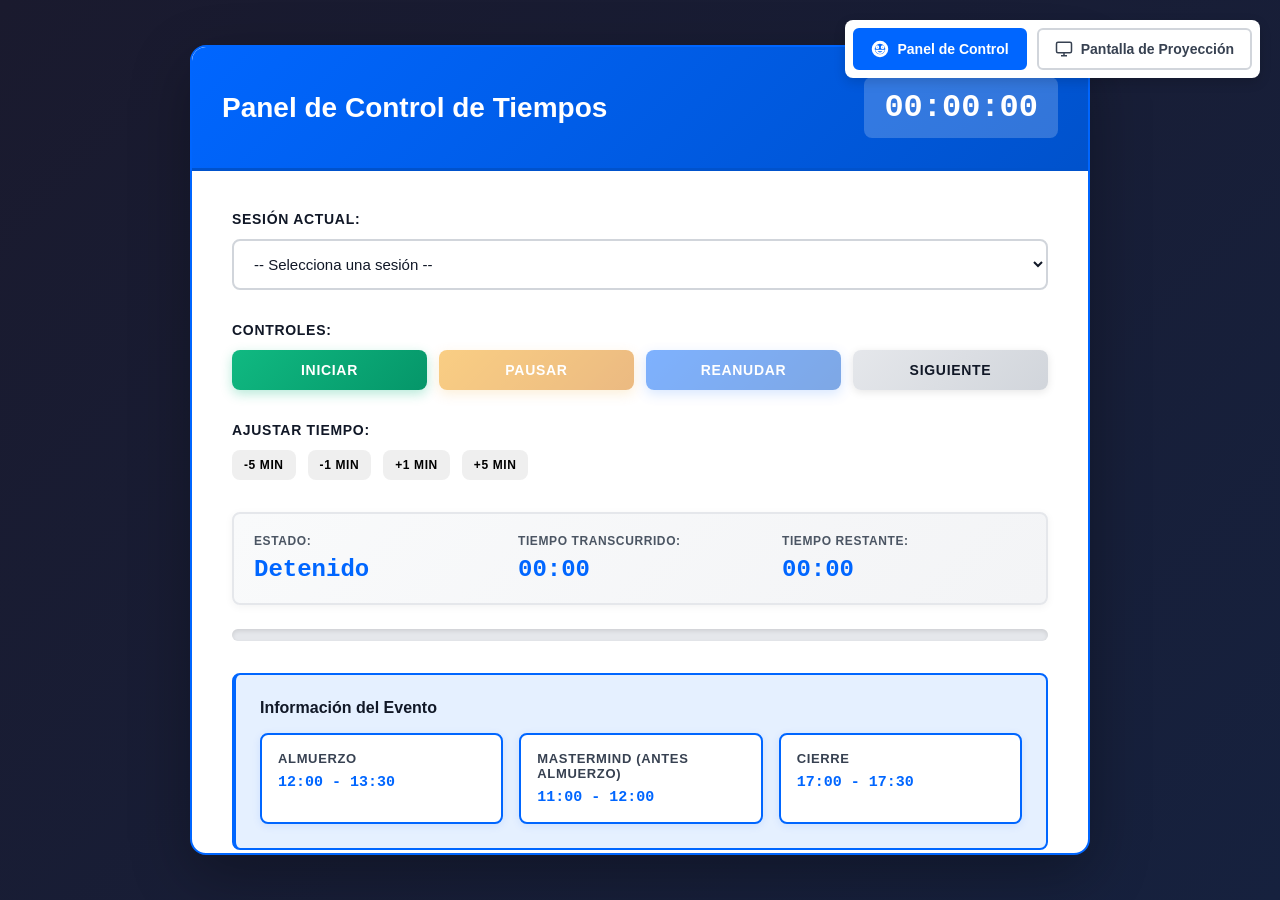
<file: index.html>
<!DOCTYPE html>
<html lang="es">
<head>
    <meta charset="UTF-8">
    <meta name="viewport" content="width=device-width, initial-scale=1.0">
    <title>Panel de Control de Tiempos</title>
    <script>
        // Redirigir a timer.html
        window.location.href = '/timer.html';
    </script>
</head>
<body>
    <p>Redirigiendo al Panel de Control de Tiempos...</p>
</body>
</html>
</file>
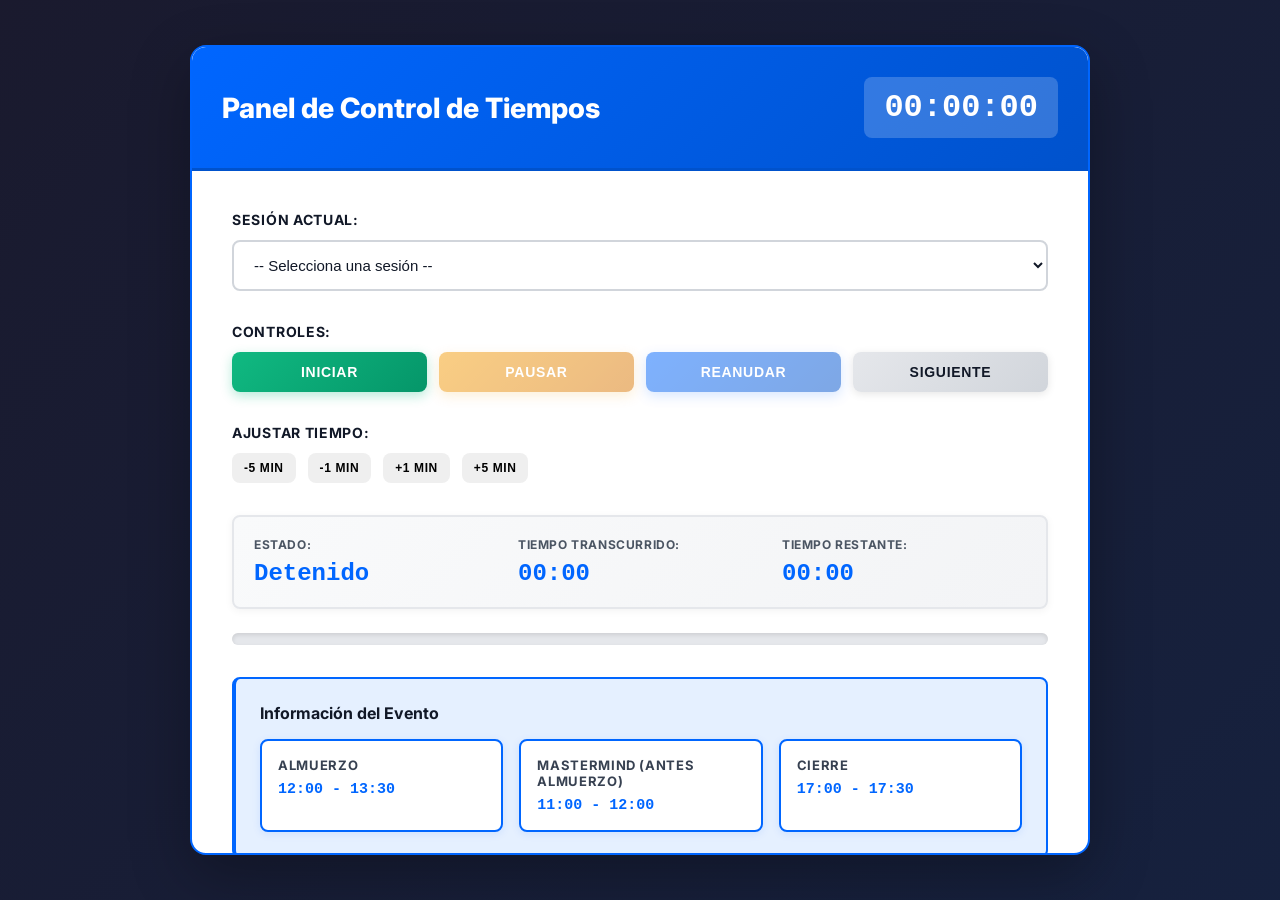
<file: control.html>
<!DOCTYPE html>
<html lang="es">
<head>
    <meta charset="UTF-8">
    <meta name="viewport" content="width=device-width, initial-scale=1.0">
    <title>Panel de Control - Timer</title>
    <link rel="preconnect" href="https://fonts.googleapis.com">
    <link rel="preconnect" href="https://fonts.gstatic.com" crossorigin>
    <link href="https://fonts.googleapis.com/css2?family=Inter:wght@300;400;500;600;700;800;900&display=swap" rel="stylesheet">
    <link rel="stylesheet" href="timer-styles.css">
</head>
<body>
    <!-- VISTA: PANEL DE CONTROL -->
    <div id="control-view" class="view active">
        <div class="control-container">
            <div class="control-header">
                <h1>Panel de Control de Tiempos</h1>
                <div class="current-time" id="currentTime">00:00:00</div>
            </div>

            <div class="control-content">
                <!-- Selector de Sesión -->
                <div class="control-section">
                    <label for="sessionSelect">Sesión Actual:</label>
                    <select id="sessionSelect" class="session-select">
                        <option value="">-- Selecciona una sesión --</option>
                    </select>
                </div>

                <!-- Información de la Sesión -->
                <div class="session-info" id="sessionInfo" style="display: none;">
                    <div class="info-row">
                        <span class="label">Título:</span>
                        <span class="value" id="sessionTitle">-</span>
                    </div>
                    <div class="info-row">
                        <span class="label">Presentador:</span>
                        <span class="value" id="sessionPresenter">-</span>
                    </div>
                    <div class="info-row">
                        <span class="label">Hora Inicio:</span>
                        <span class="value" id="sessionStart">-</span>
                    </div>
                    <div class="info-row">
                        <span class="label">Hora Fin:</span>
                        <span class="value" id="sessionEnd">-</span>
                    </div>
                    <div class="info-row">
                        <span class="label">Duración:</span>
                        <span class="value" id="sessionDuration">-</span>
                    </div>
                </div>

                <!-- Controles de Tiempo -->
                <div class="control-section">
                    <label>Controles:</label>
                    <div class="button-group">
                        <button id="startBtn" class="btn btn-success">Iniciar</button>
                        <button id="pauseBtn" class="btn btn-warning" disabled>Pausar</button>
                        <button id="resumeBtn" class="btn btn-info" disabled>Reanudar</button>
                        <button id="nextBtn" class="btn btn-secondary">Siguiente</button>
                    </div>
                </div>

                <!-- Ajuste Manual de Tiempo -->
                <div class="control-section">
                    <label>Ajustar Tiempo:</label>
                    <div class="time-adjust-group">
                        <button id="minus5Btn" class="btn btn-small">-5 min</button>
                        <button id="minus1Btn" class="btn btn-small">-1 min</button>
                        <button id="plus1Btn" class="btn btn-small">+1 min</button>
                        <button id="plus5Btn" class="btn btn-small">+5 min</button>
                    </div>
                </div>

                <!-- Estado del Temporizador -->
                <div class="timer-status">
                    <div class="status-item">
                        <span class="status-label">Estado:</span>
                        <span class="status-value" id="timerStatus">Detenido</span>
                    </div>
                    <div class="status-item">
                        <span class="status-label">Tiempo Transcurrido:</span>
                        <span class="status-value" id="elapsedTime">00:00</span>
                    </div>
                    <div class="status-item">
                        <span class="status-label">Tiempo Restante:</span>
                        <span class="status-value" id="remainingTime">00:00</span>
                    </div>
                </div>

                <!-- Indicador Visual -->
                <div class="progress-bar-container">
                    <div class="progress-bar" id="progressBar"></div>
                </div>

                <!-- Información Adicional -->
                <div class="additional-info">
                    <h3>Información del Evento</h3>
                    <div class="info-grid">
                        <div class="info-card">
                            <span class="info-title">Almuerzo</span>
                            <span class="info-time">12:00 - 13:30</span>
                        </div>
                        <div class="info-card">
                            <span class="info-title">Mastermind (antes almuerzo)</span>
                            <span class="info-time">11:00 - 12:00</span>
                        </div>
                        <div class="info-card">
                            <span class="info-title">Cierre</span>
                            <span class="info-time">17:00 - 17:30</span>
                        </div>
                    </div>
                </div>
            </div>
        </div>
    </div>

    <!-- Scripts -->
    <script src="agenda.js"></script>
    <script src="timer-control.js"></script>
    <script src="timer-main.js"></script>
</body>
</html>
</file>
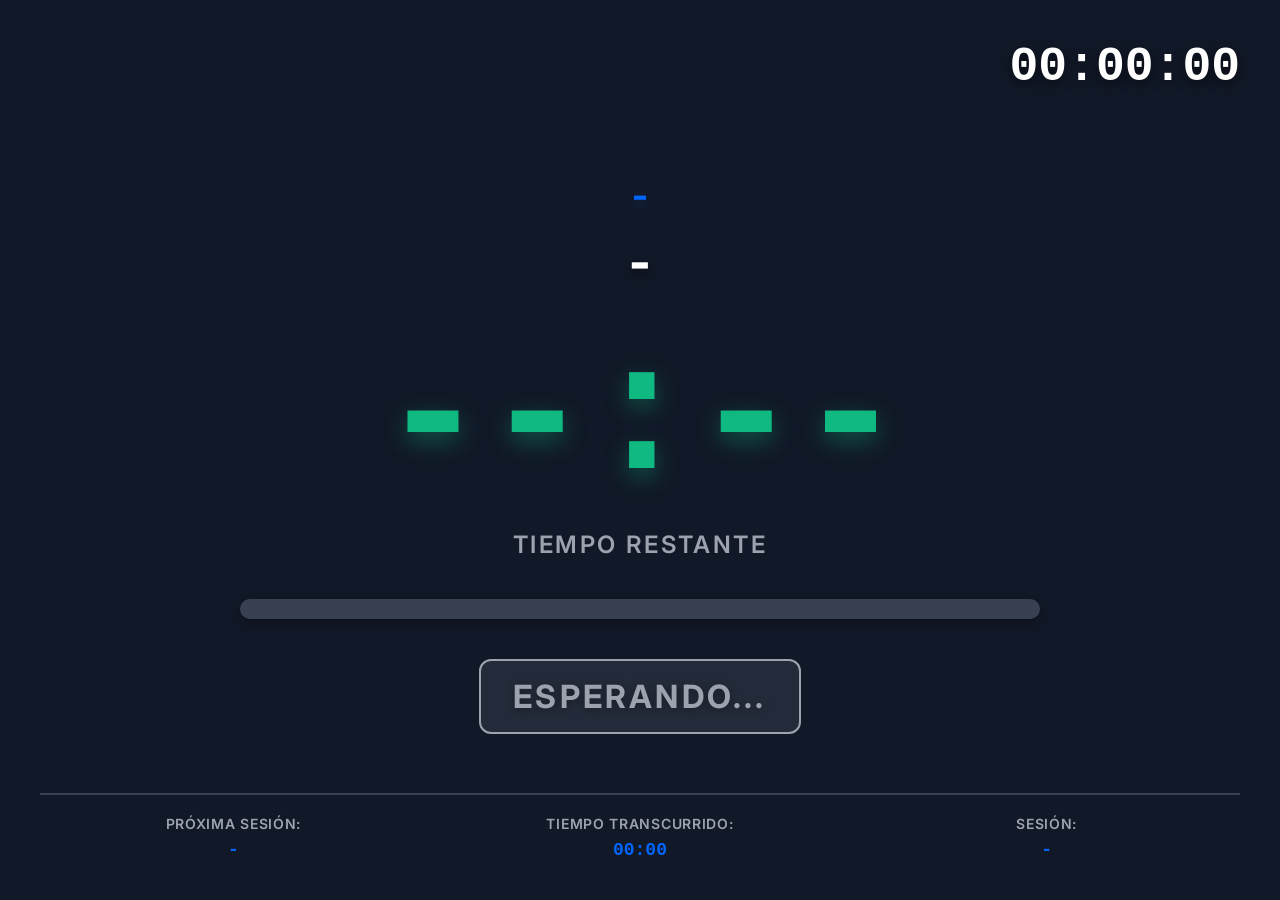
<file: display.html>
<!DOCTYPE html>
<html lang="es">
<head>
    <meta charset="UTF-8">
    <meta name="viewport" content="width=device-width, initial-scale=1.0">
    <title>Pantalla de Proyección - Timer</title>
    <link rel="preconnect" href="https://fonts.googleapis.com">
    <link rel="preconnect" href="https://fonts.gstatic.com" crossorigin>
    <link href="https://fonts.googleapis.com/css2?family=Inter:wght@300;400;500;600;700;800;900&display=swap" rel="stylesheet">
    <link rel="stylesheet" href="timer-styles.css">
</head>
<body>
    <!-- VISTA: PANTALLA DE PROYECCIÓN -->
    <div id="display-view" class="view active">
        <div class="display-container">
            <!-- Encabezado -->
            <div class="display-header">
                <div class="display-time" id="displayCurrentTime">00:00:00</div>
            </div>

            <!-- Contenido Principal -->
            <div class="display-content" id="displayContent">
                <div class="session-display">
                    <div class="presenter-name" id="displayPresenter">-</div>
                    <div class="session-title" id="displayTitle">-</div>
                </div>

                <!-- Temporizador Grande -->
                <div class="timer-display" id="timerDisplay">
                    <div class="timer-value" id="displayTimer">00:00</div>
                    <div class="timer-label" id="displayTimerLabel">Tiempo Restante</div>
                </div>

                <!-- Barra de Progreso -->
                <div class="display-progress-container">
                    <div class="display-progress-bar" id="displayProgressBar"></div>
                </div>

                <!-- Estado -->
                <div class="display-status" id="displayStatus">En Tiempo</div>
            </div>

            <!-- Información Adicional en Pantalla -->
            <div class="display-footer">
                <div class="footer-info">
                    <div class="footer-item">
                        <span class="footer-label">Próxima Sesión:</span>
                        <span class="footer-value" id="nextSessionDisplay">-</span>
                    </div>
                    <div class="footer-item">
                        <span class="footer-label">Tiempo Transcurrido:</span>
                        <span class="footer-value" id="elapsedDisplay">00:00</span>
                    </div>
                    <div class="footer-item">
                        <span class="footer-label">Sesión:</span>
                        <span class="footer-value" id="sessionNumberDisplay">-</span>
                    </div>
                </div>
            </div>
        </div>
    </div>

    <!-- Scripts -->
    <script src="agenda.js"></script>
    <script src="timer-display.js"></script>
    <script src="timer-main.js"></script>
</body>
</html>
</file>
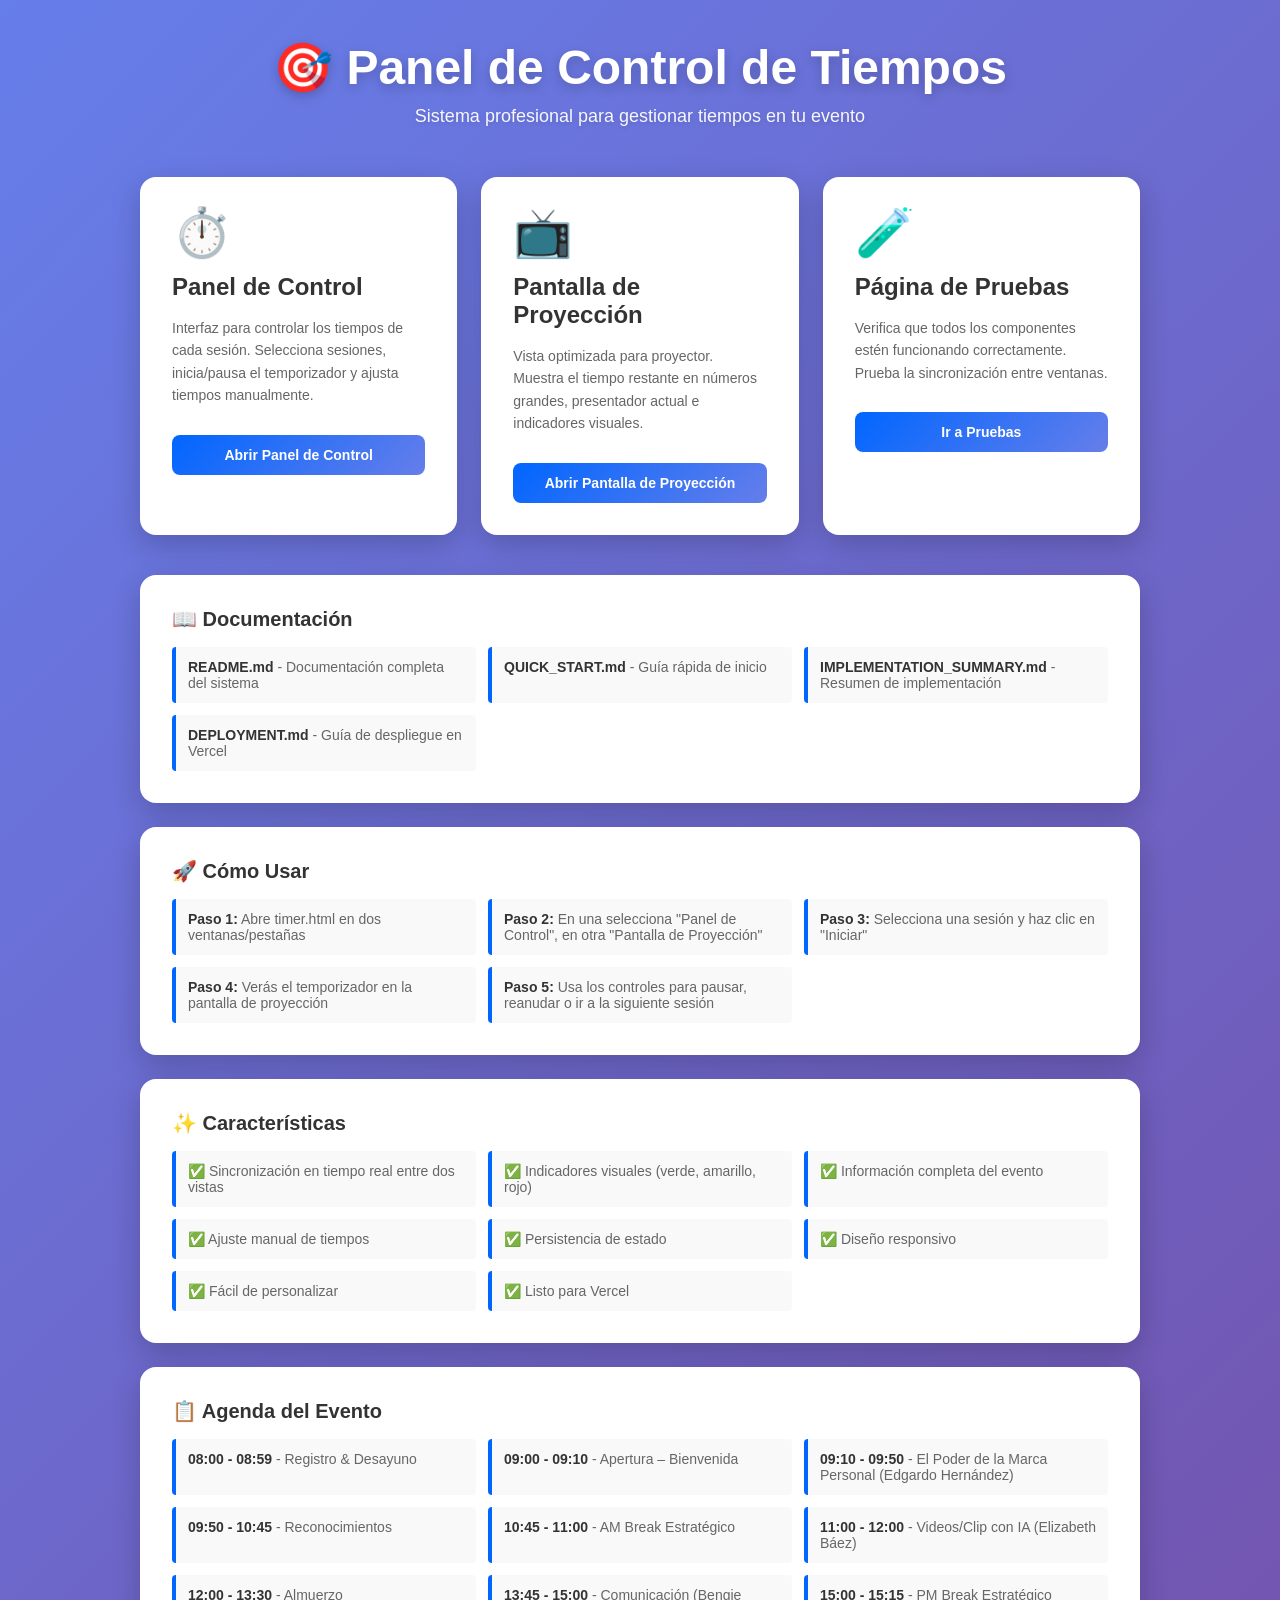
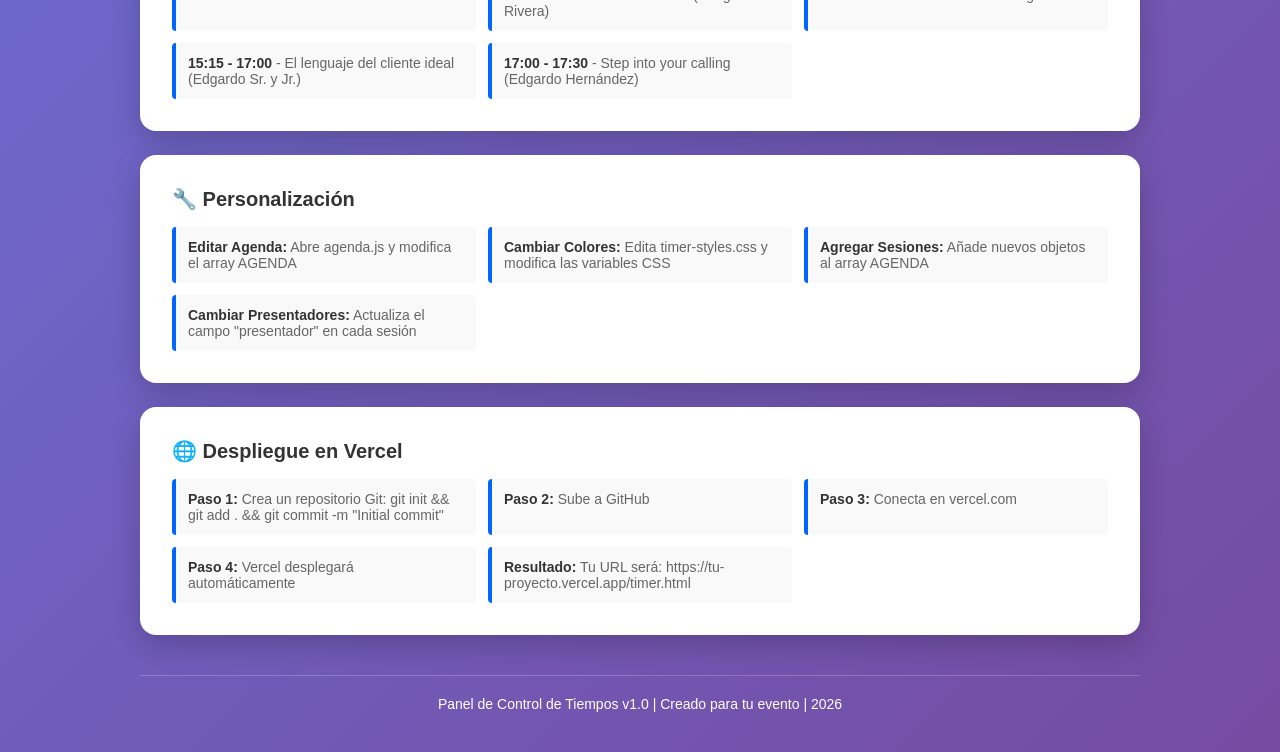
<file: index-timer.html>
<!DOCTYPE html>
<html lang="es">
<head>
    <meta charset="UTF-8">
    <meta name="viewport" content="width=device-width, initial-scale=1.0">
    <title>Panel de Control de Tiempos - Inicio</title>
    <style>
        * {
            margin: 0;
            padding: 0;
            box-sizing: border-box;
        }

        body {
            font-family: 'Inter', -apple-system, BlinkMacSystemFont, 'Segoe UI', Roboto, sans-serif;
            background: linear-gradient(135deg, #667eea 0%, #764ba2 100%);
            min-height: 100vh;
            padding: 40px 20px;
            color: #333;
        }

        .container {
            max-width: 1000px;
            margin: 0 auto;
        }

        header {
            text-align: center;
            color: white;
            margin-bottom: 50px;
        }

        header h1 {
            font-size: 48px;
            font-weight: 900;
            margin-bottom: 10px;
            text-shadow: 0 4px 12px rgba(0, 0, 0, 0.2);
        }

        header p {
            font-size: 18px;
            opacity: 0.95;
            text-shadow: 0 2px 4px rgba(0, 0, 0, 0.1);
        }

        .grid {
            display: grid;
            grid-template-columns: repeat(auto-fit, minmax(300px, 1fr));
            gap: 24px;
            margin-bottom: 40px;
        }

        .card {
            background: white;
            border-radius: 16px;
            padding: 32px;
            box-shadow: 0 10px 30px rgba(0, 0, 0, 0.2);
            transition: all 0.3s ease;
            display: flex;
            flex-direction: column;
            gap: 16px;
        }

        .card:hover {
            transform: translateY(-8px);
            box-shadow: 0 20px 40px rgba(0, 0, 0, 0.3);
        }

        .card-icon {
            font-size: 48px;
            line-height: 1;
        }

        .card h2 {
            font-size: 24px;
            font-weight: 700;
            color: #333;
        }

        .card p {
            font-size: 14px;
            color: #666;
            line-height: 1.6;
        }

        .card-link {
            display: inline-block;
            margin-top: 12px;
            padding: 12px 24px;
            background: linear-gradient(135deg, #0066FF 0%, #667eea 100%);
            color: white;
            text-decoration: none;
            border-radius: 8px;
            font-weight: 600;
            font-size: 14px;
            transition: all 0.3s ease;
            text-align: center;
        }

        .card-link:hover {
            transform: scale(1.05);
            box-shadow: 0 4px 12px rgba(0, 102, 255, 0.3);
        }

        .info-section {
            background: white;
            border-radius: 16px;
            padding: 32px;
            margin-bottom: 24px;
            box-shadow: 0 10px 30px rgba(0, 0, 0, 0.2);
        }

        .info-section h3 {
            font-size: 20px;
            font-weight: 700;
            color: #333;
            margin-bottom: 16px;
            display: flex;
            align-items: center;
            gap: 12px;
        }

        .info-section ul {
            list-style: none;
            display: grid;
            grid-template-columns: repeat(auto-fit, minmax(250px, 1fr));
            gap: 12px;
        }

        .info-section li {
            padding: 12px;
            background: #f9f9f9;
            border-left: 4px solid #0066FF;
            border-radius: 4px;
            font-size: 14px;
            color: #666;
        }

        .info-section li strong {
            color: #333;
        }

        .footer {
            text-align: center;
            color: white;
            margin-top: 40px;
            padding-top: 20px;
            border-top: 1px solid rgba(255, 255, 255, 0.2);
            font-size: 14px;
        }

        .badge {
            display: inline-block;
            background: rgba(255, 255, 255, 0.2);
            color: white;
            padding: 6px 12px;
            border-radius: 999px;
            font-size: 12px;
            font-weight: 600;
            margin-bottom: 16px;
        }

        @media (max-width: 768px) {
            header h1 {
                font-size: 32px;
            }

            .grid {
                grid-template-columns: 1fr;
            }

            .card {
                padding: 24px;
            }
        }
    </style>
</head>
<body>
    <div class="container">
        <header>
            <h1>🎯 Panel de Control de Tiempos</h1>
            <p>Sistema profesional para gestionar tiempos en tu evento</p>
        </header>

        <div class="grid">
            <div class="card">
                <div class="card-icon">⏱️</div>
                <h2>Panel de Control</h2>
                <p>Interfaz para controlar los tiempos de cada sesión. Selecciona sesiones, inicia/pausa el temporizador y ajusta tiempos manualmente.</p>
                <a href="timer.html" class="card-link">Abrir Panel de Control</a>
            </div>

            <div class="card">
                <div class="card-icon">📺</div>
                <h2>Pantalla de Proyección</h2>
                <p>Vista optimizada para proyector. Muestra el tiempo restante en números grandes, presentador actual e indicadores visuales.</p>
                <a href="timer.html" class="card-link">Abrir Pantalla de Proyección</a>
            </div>

            <div class="card">
                <div class="card-icon">🧪</div>
                <h2>Página de Pruebas</h2>
                <p>Verifica que todos los componentes estén funcionando correctamente. Prueba la sincronización entre ventanas.</p>
                <a href="test.html" class="card-link">Ir a Pruebas</a>
            </div>
        </div>

        <div class="info-section">
            <h3>📖 Documentación</h3>
            <ul>
                <li><strong>README.md</strong> - Documentación completa del sistema</li>
                <li><strong>QUICK_START.md</strong> - Guía rápida de inicio</li>
                <li><strong>IMPLEMENTATION_SUMMARY.md</strong> - Resumen de implementación</li>
                <li><strong>DEPLOYMENT.md</strong> - Guía de despliegue en Vercel</li>
            </ul>
        </div>

        <div class="info-section">
            <h3>🚀 Cómo Usar</h3>
            <ul>
                <li><strong>Paso 1:</strong> Abre timer.html en dos ventanas/pestañas</li>
                <li><strong>Paso 2:</strong> En una selecciona "Panel de Control", en otra "Pantalla de Proyección"</li>
                <li><strong>Paso 3:</strong> Selecciona una sesión y haz clic en "Iniciar"</li>
                <li><strong>Paso 4:</strong> Verás el temporizador en la pantalla de proyección</li>
                <li><strong>Paso 5:</strong> Usa los controles para pausar, reanudar o ir a la siguiente sesión</li>
            </ul>
        </div>

        <div class="info-section">
            <h3>✨ Características</h3>
            <ul>
                <li>✅ Sincronización en tiempo real entre dos vistas</li>
                <li>✅ Indicadores visuales (verde, amarillo, rojo)</li>
                <li>✅ Información completa del evento</li>
                <li>✅ Ajuste manual de tiempos</li>
                <li>✅ Persistencia de estado</li>
                <li>✅ Diseño responsivo</li>
                <li>✅ Fácil de personalizar</li>
                <li>✅ Listo para Vercel</li>
            </ul>
        </div>

        <div class="info-section">
            <h3>📋 Agenda del Evento</h3>
            <ul>
                <li><strong>08:00 - 08:59</strong> - Registro & Desayuno</li>
                <li><strong>09:00 - 09:10</strong> - Apertura – Bienvenida</li>
                <li><strong>09:10 - 09:50</strong> - El Poder de la Marca Personal (Edgardo Hernández)</li>
                <li><strong>09:50 - 10:45</strong> - Reconocimientos</li>
                <li><strong>10:45 - 11:00</strong> - AM Break Estratégico</li>
                <li><strong>11:00 - 12:00</strong> - Videos/Clip con IA (Elizabeth Báez)</li>
                <li><strong>12:00 - 13:30</strong> - Almuerzo</li>
                <li><strong>13:45 - 15:00</strong> - Comunicación (Bengie Rivera)</li>
                <li><strong>15:00 - 15:15</strong> - PM Break Estratégico</li>
                <li><strong>15:15 - 17:00</strong> - El lenguaje del cliente ideal (Edgardo Sr. y Jr.)</li>
                <li><strong>17:00 - 17:30</strong> - Step into your calling (Edgardo Hernández)</li>
            </ul>
        </div>

        <div class="info-section">
            <h3>🔧 Personalización</h3>
            <ul>
                <li><strong>Editar Agenda:</strong> Abre agenda.js y modifica el array AGENDA</li>
                <li><strong>Cambiar Colores:</strong> Edita timer-styles.css y modifica las variables CSS</li>
                <li><strong>Agregar Sesiones:</strong> Añade nuevos objetos al array AGENDA</li>
                <li><strong>Cambiar Presentadores:</strong> Actualiza el campo "presentador" en cada sesión</li>
            </ul>
        </div>

        <div class="info-section">
            <h3>🌐 Despliegue en Vercel</h3>
            <ul>
                <li><strong>Paso 1:</strong> Crea un repositorio Git: git init && git add . && git commit -m "Initial commit"</li>
                <li><strong>Paso 2:</strong> Sube a GitHub</li>
                <li><strong>Paso 3:</strong> Conecta en vercel.com</li>
                <li><strong>Paso 4:</strong> Vercel desplegará automáticamente</li>
                <li><strong>Resultado:</strong> Tu URL será: https://tu-proyecto.vercel.app/timer.html</li>
            </ul>
        </div>

        <footer class="footer">
            <p>Panel de Control de Tiempos v1.0 | Creado para tu evento | 2026</p>
        </footer>
    </div>
</body>
</html>
</file>
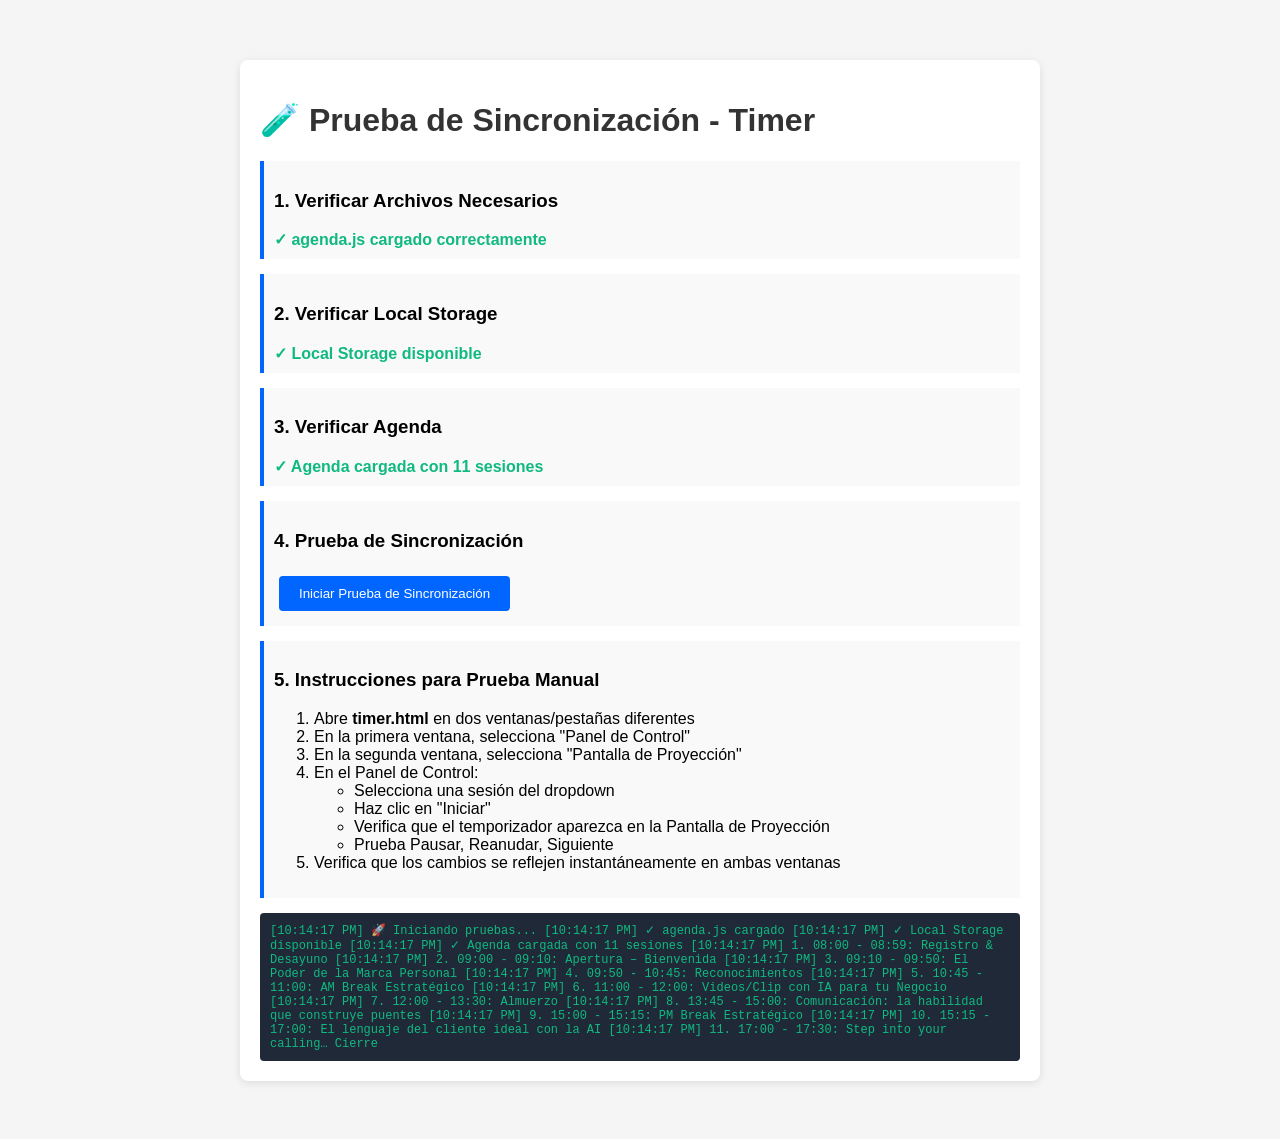
<file: test.html>
<!DOCTYPE html>
<html lang="es">
<head>
    <meta charset="UTF-8">
    <meta name="viewport" content="width=device-width, initial-scale=1.0">
    <title>Prueba de Sincronización - Timer</title>
    <style>
        body {
            font-family: Arial, sans-serif;
            max-width: 800px;
            margin: 40px auto;
            padding: 20px;
            background: #f5f5f5;
        }
        .test-container {
            background: white;
            padding: 20px;
            border-radius: 8px;
            box-shadow: 0 2px 8px rgba(0,0,0,0.1);
        }
        h1 {
            color: #333;
        }
        .test-item {
            margin: 15px 0;
            padding: 10px;
            border-left: 4px solid #0066FF;
            background: #f9f9f9;
        }
        .test-item.pass {
            border-left-color: #10B981;
            background: #f0fdf4;
        }
        .test-item.fail {
            border-left-color: #EF4444;
            background: #fef2f2;
        }
        .status {
            font-weight: bold;
            margin-top: 10px;
        }
        .status.pass {
            color: #10B981;
        }
        .status.fail {
            color: #EF4444;
        }
        button {
            background: #0066FF;
            color: white;
            border: none;
            padding: 10px 20px;
            border-radius: 4px;
            cursor: pointer;
            margin: 5px;
        }
        button:hover {
            background: #0052CC;
        }
        .log {
            background: #1f2937;
            color: #10B981;
            padding: 10px;
            border-radius: 4px;
            font-family: monospace;
            font-size: 12px;
            max-height: 200px;
            overflow-y: auto;
            margin-top: 10px;
        }
    </style>
</head>
<body>
    <div class="test-container">
        <h1>🧪 Prueba de Sincronización - Timer</h1>
        
        <div class="test-item">
            <h3>1. Verificar Archivos Necesarios</h3>
            <div id="filesTest"></div>
        </div>

        <div class="test-item">
            <h3>2. Verificar Local Storage</h3>
            <div id="storageTest"></div>
        </div>

        <div class="test-item">
            <h3>3. Verificar Agenda</h3>
            <div id="agendaTest"></div>
        </div>

        <div class="test-item">
            <h3>4. Prueba de Sincronización</h3>
            <button onclick="testSync()">Iniciar Prueba de Sincronización</button>
            <div id="syncTest"></div>
        </div>

        <div class="test-item">
            <h3>5. Instrucciones para Prueba Manual</h3>
            <ol>
                <li>Abre <strong>timer.html</strong> en dos ventanas/pestañas diferentes</li>
                <li>En la primera ventana, selecciona "Panel de Control"</li>
                <li>En la segunda ventana, selecciona "Pantalla de Proyección"</li>
                <li>En el Panel de Control:
                    <ul>
                        <li>Selecciona una sesión del dropdown</li>
                        <li>Haz clic en "Iniciar"</li>
                        <li>Verifica que el temporizador aparezca en la Pantalla de Proyección</li>
                        <li>Prueba Pausar, Reanudar, Siguiente</li>
                    </ul>
                </li>
                <li>Verifica que los cambios se reflejen instantáneamente en ambas ventanas</li>
            </ol>
        </div>

        <div class="log" id="log"></div>
    </div>

    <script src="agenda.js"></script>
    <script>
        const log = (msg) => {
            const logEl = document.getElementById('log');
            const time = new Date().toLocaleTimeString();
            logEl.innerHTML += `[${time}] ${msg}\n`;
            logEl.scrollTop = logEl.scrollHeight;
        };

        // Test 1: Verificar archivos
        window.addEventListener('load', () => {
            log('🚀 Iniciando pruebas...');

            // Test 1: Archivos
            const filesTest = document.getElementById('filesTest');
            const files = ['agenda.js', 'timer-control.js', 'timer-display.js', 'timer-main.js', 'timer-styles.css'];
            let filesOk = true;

            if (typeof AGENDA !== 'undefined') {
                filesTest.innerHTML = '<span class="status pass">✓ agenda.js cargado correctamente</span>';
                log('✓ agenda.js cargado');
            } else {
                filesTest.innerHTML = '<span class="status fail">✗ agenda.js no encontrado</span>';
                filesOk = false;
                log('✗ agenda.js no encontrado');
            }

            // Test 2: Local Storage
            const storageTest = document.getElementById('storageTest');
            try {
                localStorage.setItem('test', 'test');
                localStorage.removeItem('test');
                storageTest.innerHTML = '<span class="status pass">✓ Local Storage disponible</span>';
                log('✓ Local Storage disponible');
            } catch (e) {
                storageTest.innerHTML = '<span class="status fail">✗ Local Storage no disponible</span>';
                log('✗ Local Storage no disponible: ' + e.message);
            }

            // Test 3: Agenda
            const agendaTest = document.getElementById('agendaTest');
            if (typeof AGENDA !== 'undefined' && AGENDA.length > 0) {
                agendaTest.innerHTML = `<span class="status pass">✓ Agenda cargada con ${AGENDA.length} sesiones</span>`;
                log(`✓ Agenda cargada con ${AGENDA.length} sesiones`);
                AGENDA.forEach((s, i) => {
                    log(`  ${i+1}. ${s.inicio} - ${s.fin}: ${s.titulo}`);
                });
            } else {
                agendaTest.innerHTML = '<span class="status fail">✗ Agenda no cargada</span>';
                log('✗ Agenda no cargada');
            }
        });

        function testSync() {
            const syncTest = document.getElementById('syncTest');
            syncTest.innerHTML = '<p>Iniciando prueba...</p>';
            log('🔄 Iniciando prueba de sincronización');

            // Simular cambio en timer
            const testState = {
                currentSessionId: 1,
                isRunning: true,
                isPaused: false,
                pausedTime: 0,
                sessionStartTime: Date.now(),
                timestamp: Date.now()
            };

            localStorage.setItem('timerState', JSON.stringify(testState));
            log('✓ Estado guardado en Local Storage');

            // Verificar que se guardó
            const saved = localStorage.getItem('timerState');
            if (saved) {
                const data = JSON.parse(saved);
                syncTest.innerHTML = `
                    <span class="status pass">✓ Sincronización funcionando</span>
                    <p>Estado guardado:</p>
                    <pre>${JSON.stringify(data, null, 2)}</pre>
                    <p><strong>Ahora abre timer.html en otra ventana/pestaña para ver la sincronización en acción</strong></p>
                `;
                log('✓ Sincronización funcionando correctamente');
            } else {
                syncTest.innerHTML = '<span class="status fail">✗ Error al guardar estado</span>';
                log('✗ Error al guardar estado');
            }
        }
    </script>
</body>
</html>
</file>
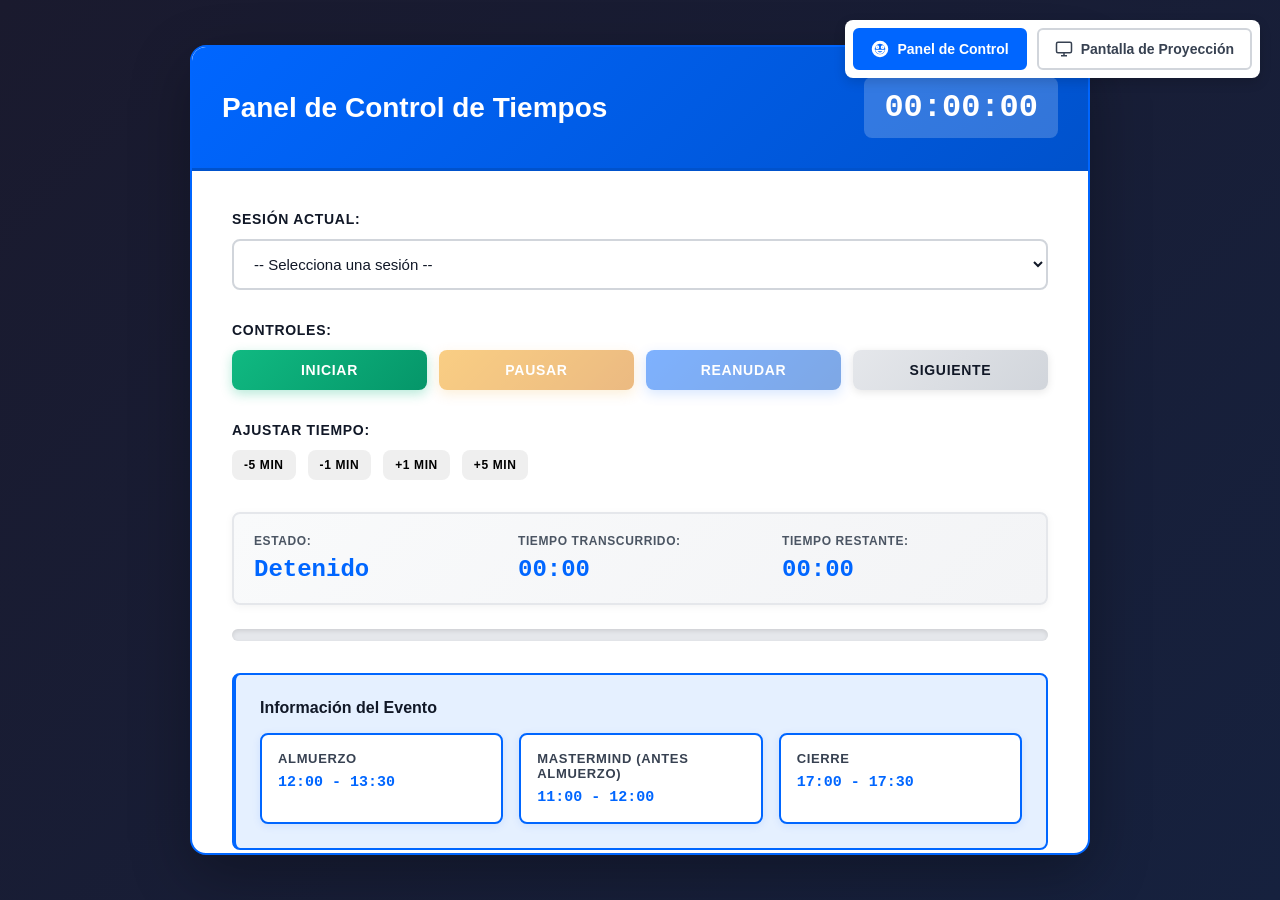
<file: timer.html>
<!DOCTYPE html>
<html lang="es">
<head>
    <meta charset="UTF-8">
    <meta name="viewport" content="width=device-width, initial-scale=1.0">
    <title>Panel de Control de Tiempos - Evento</title>
    <link rel="stylesheet" href="timer-styles.css">
</head>
<body>
    <!-- Selector de Vista -->
    <div class="view-selector">
        <button class="view-btn active" data-view="control">
            <svg width="20" height="20" viewBox="0 0 24 24" fill="none" stroke="currentColor" stroke-width="2">
                <path d="M12 2C6.48 2 2 6.48 2 12s4.48 10 10 10 10-4.48 10-10S17.52 2 12 2zm0 18c-4.41 0-8-3.59-8-8s3.59-8 8-8 8 3.59 8 8-3.59 8-8 8zm3.5-9c.83 0 1.5-.67 1.5-1.5S16.33 8 15.5 8 14 8.67 14 9.5s.67 1.5 1.5 1.5zm-7 0c.83 0 1.5-.67 1.5-1.5S9.33 8 8.5 8 7 8.67 7 9.5 7.67 11 8.5 11zm3.5 6.5c2.33 0 4.31-1.46 5.11-3.5H6.89c.8 2.04 2.78 3.5 5.11 3.5z"></path>
            </svg>
            Panel de Control
        </button>
        <button class="view-btn" data-view="display">
            <svg width="20" height="20" viewBox="0 0 24 24" fill="none" stroke="currentColor" stroke-width="2">
                <rect x="2" y="3" width="20" height="14" rx="2" ry="2"></rect>
                <line x1="8" y1="21" x2="16" y2="21"></line>
                <line x1="12" y1="17" x2="12" y2="21"></line>
            </svg>
            Pantalla de Proyección
        </button>
    </div>

    <!-- VISTA 1: PANEL DE CONTROL -->
    <div id="control-view" class="view active">
        <div class="control-container">
            <div class="control-header">
                <h1>Panel de Control de Tiempos</h1>
                <div class="current-time" id="currentTime">00:00:00</div>
            </div>

            <div class="control-content">
                <!-- Selector de Sesión -->
                <div class="control-section">
                    <label for="sessionSelect">Sesión Actual:</label>
                    <select id="sessionSelect" class="session-select">
                        <option value="">-- Selecciona una sesión --</option>
                    </select>
                </div>

                <!-- Información de la Sesión -->
                <div class="session-info" id="sessionInfo" style="display: none;">
                    <div class="info-row">
                        <span class="label">Título:</span>
                        <span class="value" id="sessionTitle">-</span>
                    </div>
                    <div class="info-row">
                        <span class="label">Presentador:</span>
                        <span class="value" id="sessionPresenter">-</span>
                    </div>
                    <div class="info-row">
                        <span class="label">Hora Inicio:</span>
                        <span class="value" id="sessionStart">-</span>
                    </div>
                    <div class="info-row">
                        <span class="label">Hora Fin:</span>
                        <span class="value" id="sessionEnd">-</span>
                    </div>
                    <div class="info-row">
                        <span class="label">Duración:</span>
                        <span class="value" id="sessionDuration">-</span>
                    </div>
                </div>

                <!-- Controles de Tiempo -->
                <div class="control-section">
                    <label>Controles:</label>
                    <div class="button-group">
                        <button id="startBtn" class="btn btn-success">Iniciar</button>
                        <button id="pauseBtn" class="btn btn-warning" disabled>Pausar</button>
                        <button id="resumeBtn" class="btn btn-info" disabled>Reanudar</button>
                        <button id="nextBtn" class="btn btn-secondary">Siguiente</button>
                    </div>
                </div>

                <!-- Ajuste Manual de Tiempo -->
                <div class="control-section">
                    <label>Ajustar Tiempo:</label>
                    <div class="time-adjust-group">
                        <button id="minus5Btn" class="btn btn-small">-5 min</button>
                        <button id="minus1Btn" class="btn btn-small">-1 min</button>
                        <button id="plus1Btn" class="btn btn-small">+1 min</button>
                        <button id="plus5Btn" class="btn btn-small">+5 min</button>
                    </div>
                </div>

                <!-- Estado del Temporizador -->
                <div class="timer-status">
                    <div class="status-item">
                        <span class="status-label">Estado:</span>
                        <span class="status-value" id="timerStatus">Detenido</span>
                    </div>
                    <div class="status-item">
                        <span class="status-label">Tiempo Transcurrido:</span>
                        <span class="status-value" id="elapsedTime">00:00</span>
                    </div>
                    <div class="status-item">
                        <span class="status-label">Tiempo Restante:</span>
                        <span class="status-value" id="remainingTime">00:00</span>
                    </div>
                </div>

                <!-- Indicador Visual -->
                <div class="progress-bar-container">
                    <div class="progress-bar" id="progressBar"></div>
                </div>

                <!-- Información Adicional -->
                <div class="additional-info">
                    <h3>Información del Evento</h3>
                    <div class="info-grid">
                        <div class="info-card">
                            <span class="info-title">Almuerzo</span>
                            <span class="info-time">12:00 - 13:30</span>
                        </div>
                        <div class="info-card">
                            <span class="info-title">Mastermind (antes almuerzo)</span>
                            <span class="info-time">11:00 - 12:00</span>
                        </div>
                        <div class="info-card">
                            <span class="info-title">Cierre</span>
                            <span class="info-time">17:00 - 17:30</span>
                        </div>
                    </div>
                </div>
            </div>
        </div>
    </div>

    <!-- VISTA 2: PANTALLA DE PROYECCIÓN -->
    <div id="display-view" class="view">
        <div class="display-container">
            <!-- Encabezado -->
            <div class="display-header">
                <div class="display-time" id="displayCurrentTime">00:00:00</div>
            </div>

            <!-- Contenido Principal -->
            <div class="display-content" id="displayContent">
                <div class="session-display">
                    <div class="presenter-name" id="displayPresenter">-</div>
                    <div class="session-title" id="displayTitle">-</div>
                </div>

                <!-- Temporizador Grande -->
                <div class="timer-display" id="timerDisplay">
                    <div class="timer-value" id="displayTimer">00:00</div>
                    <div class="timer-label" id="displayTimerLabel">Tiempo Restante</div>
                </div>

                <!-- Barra de Progreso -->
                <div class="display-progress-container">
                    <div class="display-progress-bar" id="displayProgressBar"></div>
                </div>

                <!-- Estado -->
                <div class="display-status" id="displayStatus">En Tiempo</div>
            </div>

            <!-- Información Adicional en Pantalla -->
            <div class="display-footer">
                <div class="footer-info">
                    <div class="footer-item">
                        <span class="footer-label">Próxima Sesión:</span>
                        <span class="footer-value" id="nextSessionDisplay">-</span>
                    </div>
                    <div class="footer-item">
                        <span class="footer-label">Tiempo Transcurrido:</span>
                        <span class="footer-value" id="elapsedDisplay">00:00</span>
                    </div>
                    <div class="footer-item">
                        <span class="footer-label">Sesión:</span>
                        <span class="footer-value" id="sessionNumberDisplay">-</span>
                    </div>
                </div>
            </div>
        </div>
    </div>

    <!-- Scripts -->
    <script src="agenda.js"></script>
    <script src="timer-control.js"></script>
    <script src="timer-display.js"></script>
    <script src="timer-main.js"></script>
</body>
</html>
</file>
<file: timer-styles.css>
/* Reset y Base */
* {
  margin: 0;
  padding: 0;
  box-sizing: border-box;
}

:root {
  --primary: #0066FF;
  --primary-dark: #0052CC;
  --primary-light: #E5F0FF;
  --success: #10B981;
  --warning: #F59E0B;
  --danger: #EF4444;
  --gray-50: #F9FAFB;
  --gray-100: #F3F4F6;
  --gray-200: #E5E7EB;
  --gray-300: #D1D5DB;
  --gray-400: #9CA3AF;
  --gray-500: #6B7280;
  --gray-600: #4B5563;
  --gray-700: #374151;
  --gray-800: #1F2937;
  --gray-900: #111827;
  --white: #FFFFFF;
  --black: #000000;
}

body {
  font-family: 'Inter', -apple-system, BlinkMacSystemFont, 'Segoe UI', Roboto, sans-serif;
  background: var(--gray-900);
  color: var(--gray-900);
  overflow: hidden;
}

/* View Selector */
.view-selector {
  position: fixed;
  top: 20px;
  right: 20px;
  display: flex;
  gap: 10px;
  z-index: 1000;
  background: var(--white);
  padding: 8px;
  border-radius: 8px;
  box-shadow: 0 4px 12px rgba(0, 0, 0, 0.15);
}

.view-btn {
  display: flex;
  align-items: center;
  gap: 8px;
  padding: 10px 16px;
  border: 2px solid var(--gray-300);
  background: var(--white);
  color: var(--gray-700);
  border-radius: 6px;
  cursor: pointer;
  font-weight: 600;
  font-size: 14px;
  transition: all 0.3s ease;
}

.view-btn:hover {
  border-color: var(--primary);
  color: var(--primary);
}

.view-btn.active {
  background: var(--primary);
  color: var(--white);
  border-color: var(--primary);
}

.view-btn svg {
  width: 18px;
  height: 18px;
}

/* Views Container */
.view {
  display: none;
  width: 100vw;
  height: 100vh;
  position: fixed;
  top: 0;
  left: 0;
}

.view.active {
  display: flex;
}

/* ============================================
   VISTA 1: PANEL DE CONTROL
   ============================================ */

#control-view {
  background: linear-gradient(135deg, #1a1a2e 0%, #16213e 100%);
  align-items: center;
  justify-content: center;
  padding: 20px;
}

.control-container {
  background: var(--white);
  border-radius: 16px;
  box-shadow: 0 20px 60px rgba(0, 0, 0, 0.3);
  width: 100%;
  max-width: 900px;
  max-height: 90vh;
  overflow-y: auto;
  display: flex;
  flex-direction: column;
  border: 2px solid var(--primary);
}

.control-header {
  background: linear-gradient(135deg, var(--primary) 0%, #0052CC 100%);
  color: var(--white);
  padding: 30px;
  border-radius: 14px 14px 0 0;
  display: flex;
  justify-content: space-between;
  align-items: center;
  border-bottom: 3px solid var(--primary-dark);
}

.control-header h1 {
  font-size: 28px;
  font-weight: 800;
}

.current-time {
  font-size: 32px;
  font-weight: 700;
  font-family: 'Courier New', monospace;
  background: rgba(255, 255, 255, 0.2);
  padding: 12px 20px;
  border-radius: 8px;
}

.control-content {
  padding: 40px;
  flex: 1;
  overflow-y: auto;
}

.control-section {
  margin-bottom: 32px;
}

.control-section label {
  display: block;
  font-size: 14px;
  font-weight: 700;
  color: var(--gray-900);
  margin-bottom: 12px;
  text-transform: uppercase;
  letter-spacing: 0.05em;
}

.session-select {
  width: 100%;
  padding: 14px 16px;
  font-size: 15px;
  border: 2px solid var(--gray-300);
  border-radius: 8px;
  background: var(--white);
  color: var(--gray-900);
  cursor: pointer;
  transition: all 0.3s ease;
  font-weight: 500;
}

.session-select:hover {
  border-color: var(--primary);
}

.session-select:focus {
  outline: none;
  border-color: var(--primary);
  box-shadow: 0 0 0 4px var(--primary-light);
}

/* Session Info */
.session-info {
  background: var(--gray-50);
  border-left: 4px solid var(--primary);
  padding: 20px;
  border-radius: 8px;
  margin-bottom: 32px;
}

.info-row {
  display: flex;
  justify-content: space-between;
  padding: 10px 0;
  border-bottom: 1px solid var(--gray-200);
}

.info-row:last-child {
  border-bottom: none;
}

.info-row .label {
  font-weight: 600;
  color: var(--gray-700);
}

.info-row .value {
  font-weight: 700;
  color: var(--primary);
}

/* Button Group */
.button-group {
  display: grid;
  grid-template-columns: repeat(auto-fit, minmax(120px, 1fr));
  gap: 12px;
}

.btn {
  padding: 12px 20px;
  border: none;
  border-radius: 8px;
  font-weight: 700;
  font-size: 14px;
  cursor: pointer;
  transition: all 0.3s ease;
  text-transform: uppercase;
  letter-spacing: 0.05em;
  display: flex;
  align-items: center;
  justify-content: center;
  gap: 8px;
}

.btn:disabled {
  opacity: 0.5;
  cursor: not-allowed;
}

.btn-success {
  background: linear-gradient(135deg, #10B981 0%, #059669 100%);
  color: var(--white);
  box-shadow: 0 4px 12px rgba(16, 185, 129, 0.3);
}

.btn-success:hover:not(:disabled) {
  background: linear-gradient(135deg, #059669 0%, #047857 100%);
  transform: translateY(-2px);
  box-shadow: 0 6px 16px rgba(16, 185, 129, 0.4);
}

.btn-warning {
  background: linear-gradient(135deg, #F59E0B 0%, #D97706 100%);
  color: var(--white);
  box-shadow: 0 4px 12px rgba(245, 158, 11, 0.3);
}

.btn-warning:hover:not(:disabled) {
  background: linear-gradient(135deg, #D97706 0%, #B45309 100%);
  transform: translateY(-2px);
  box-shadow: 0 6px 16px rgba(245, 158, 11, 0.4);
}

.btn-info {
  background: linear-gradient(135deg, var(--primary) 0%, #0052CC 100%);
  color: var(--white);
  box-shadow: 0 4px 12px rgba(0, 102, 255, 0.3);
}

.btn-info:hover:not(:disabled) {
  background: linear-gradient(135deg, #0052CC 0%, #003d99 100%);
  transform: translateY(-2px);
  box-shadow: 0 6px 16px rgba(0, 102, 255, 0.4);
}

.btn-secondary {
  background: linear-gradient(135deg, var(--gray-200) 0%, var(--gray-300) 100%);
  color: var(--gray-900);
  box-shadow: 0 2px 8px rgba(0, 0, 0, 0.1);
}

.btn-secondary:hover:not(:disabled) {
  background: linear-gradient(135deg, var(--gray-300) 0%, var(--gray-400) 100%);
  transform: translateY(-2px);
  box-shadow: 0 4px 12px rgba(0, 0, 0, 0.15);
}

.btn-small {
  padding: 8px 12px;
  font-size: 12px;
}

/* Time Adjust */
.time-adjust-group {
  display: flex;
  gap: 12px;
  align-items: center;
}

.time-input {
  flex: 1;
  padding: 12px 16px;
  border: 2px solid var(--gray-300);
  border-radius: 8px;
  font-size: 15px;
  font-weight: 600;
  text-align: center;
}

.time-input:focus {
  outline: none;
  border-color: var(--primary);
  box-shadow: 0 0 0 4px var(--primary-light);
}

/* Timer Status */
.timer-status {
  background: linear-gradient(135deg, var(--gray-50) 0%, var(--gray-100) 100%);
  padding: 20px;
  border-radius: 8px;
  margin-bottom: 24px;
  display: grid;
  grid-template-columns: repeat(auto-fit, minmax(200px, 1fr));
  gap: 20px;
  border: 2px solid var(--gray-200);
  box-shadow: 0 2px 8px rgba(0, 0, 0, 0.05);
}

.status-item {
  display: flex;
  flex-direction: column;
  gap: 8px;
}

.status-label {
  font-size: 12px;
  font-weight: 700;
  color: var(--gray-600);
  text-transform: uppercase;
  letter-spacing: 0.05em;
}

.status-value {
  font-size: 24px;
  font-weight: 800;
  color: var(--primary);
  font-family: 'Courier New', monospace;
}

/* Progress Bar */
.progress-bar-container {
  width: 100%;
  height: 12px;
  background: var(--gray-200);
  border-radius: 999px;
  overflow: hidden;
  margin-bottom: 32px;
  box-shadow: inset 0 2px 4px rgba(0, 0, 0, 0.1);
}

.progress-bar {
  height: 100%;
  background: linear-gradient(90deg, var(--success) 0%, #10B981 100%);
  width: 0%;
  transition: width 0.1s linear;
  border-radius: 999px;
  box-shadow: 0 0 10px rgba(16, 185, 129, 0.5);
}

.progress-bar.warning {
  background: linear-gradient(90deg, var(--warning) 0%, #F59E0B 100%);
  box-shadow: 0 0 10px rgba(245, 158, 11, 0.5);
}

.progress-bar.overtime {
  background: linear-gradient(90deg, var(--danger) 0%, #EF4444 100%);
  animation: pulse-red 1s infinite;
  box-shadow: 0 0 10px rgba(239, 68, 68, 0.5);
}

@keyframes pulse-red {
  0%, 100% { opacity: 1; }
  50% { opacity: 0.7; }
}

/* Additional Info */
.additional-info {
  background: linear-gradient(135deg, var(--primary-light) 0%, #E5F0FF 100%);
  padding: 24px;
  border-radius: 8px;
  border: 2px solid var(--primary);
  border-left: 4px solid var(--primary);
}

.additional-info h3 {
  font-size: 16px;
  font-weight: 700;
  color: var(--gray-900);
  margin-bottom: 16px;
}

.info-grid {
  display: grid;
  grid-template-columns: repeat(auto-fit, minmax(200px, 1fr));
  gap: 16px;
}

.info-card {
  background: var(--white);
  padding: 16px;
  border-radius: 8px;
  border: 2px solid var(--primary);
  display: flex;
  flex-direction: column;
  gap: 8px;
  box-shadow: 0 2px 8px rgba(0, 102, 255, 0.1);
  transition: all 0.3s ease;
}

.info-card:hover {
  transform: translateY(-2px);
  box-shadow: 0 4px 12px rgba(0, 102, 255, 0.2);
}

.info-title {
  font-size: 13px;
  font-weight: 700;
  color: var(--gray-700);
  text-transform: uppercase;
  letter-spacing: 0.05em;
}

.info-time {
  font-size: 15px;
  font-weight: 600;
  color: var(--primary);
  font-family: 'Courier New', monospace;
}

/* ============================================
   VISTA 2: PANTALLA DE PROYECCIÓN
   ============================================ */

#display-view {
  background: var(--gray-900);
  flex-direction: column;
}

.display-container {
  width: 100%;
  height: 100%;
  display: flex;
  flex-direction: column;
  justify-content: space-between;
  padding: 40px;
  color: var(--white);
}

.display-header {
  text-align: right;
  margin-bottom: 20px;
}

.display-time {
  font-size: 48px;
  font-weight: 700;
  font-family: 'Courier New', monospace;
  color: var(--white);
  text-shadow: 0 4px 12px rgba(0, 0, 0, 0.5);
}

.display-content {
  flex: 1;
  display: flex;
  flex-direction: column;
  justify-content: center;
  align-items: center;
  gap: 40px;
  text-align: center;
}

.session-display {
  display: flex;
  flex-direction: column;
  gap: 16px;
}

.presenter-name {
  font-size: 36px;
  font-weight: 700;
  color: var(--primary);
  text-shadow: 0 4px 12px rgba(0, 102, 255, 0.3);
}

.session-title {
  font-size: 48px;
  font-weight: 800;
  color: var(--white);
  text-shadow: 0 4px 12px rgba(0, 0, 0, 0.5);
  line-height: 1.2;
}

/* Timer Display */
.timer-display {
  display: flex;
  flex-direction: column;
  align-items: center;
  gap: 20px;
}

.timer-value {
  font-size: 180px;
  font-weight: 900;
  font-family: 'Courier New', monospace;
  color: var(--success);
  text-shadow: 0 8px 24px rgba(16, 185, 129, 0.4);
  line-height: 1;
  letter-spacing: -0.02em;
}

.timer-display.overtime .timer-value {
  color: var(--danger);
  text-shadow: 0 8px 24px rgba(239, 68, 68, 0.4);
  animation: pulse-timer 1s infinite;
}

.timer-display.warning .timer-value {
  color: var(--warning);
  text-shadow: 0 8px 24px rgba(245, 158, 11, 0.4);
}

@keyframes pulse-timer {
  0%, 100% { transform: scale(1); }
  50% { transform: scale(1.05); }
}

.timer-label {
  font-size: 24px;
  font-weight: 600;
  color: var(--gray-400);
  text-transform: uppercase;
  letter-spacing: 0.1em;
}

/* Display Progress Bar */
.display-progress-container {
  width: 100%;
  max-width: 800px;
  height: 20px;
  background: var(--gray-700);
  border-radius: 999px;
  overflow: hidden;
  box-shadow: 0 4px 12px rgba(0, 0, 0, 0.3);
}

.display-progress-bar {
  height: 100%;
  background: linear-gradient(90deg, var(--success) 0%, #10B981 100%);
  width: 0%;
  transition: width 0.1s linear;
  border-radius: 999px;
}

.display-progress-bar.warning {
  background: linear-gradient(90deg, var(--warning) 0%, #F59E0B 100%);
}

.display-progress-bar.overtime {
  background: linear-gradient(90deg, var(--danger) 0%, #EF4444 100%);
  animation: pulse-bar 1s infinite;
}

@keyframes pulse-bar {
  0%, 100% { opacity: 1; }
  50% { opacity: 0.7; }
}

/* Display Status */
.display-status {
  font-size: 32px;
  font-weight: 700;
  padding: 16px 32px;
  border-radius: 12px;
  text-transform: uppercase;
  letter-spacing: 0.1em;
  text-shadow: 0 2px 8px rgba(0, 0, 0, 0.3);
}

.display-status.ontime {
  background: rgba(16, 185, 129, 0.2);
  color: var(--success);
  border: 2px solid var(--success);
}

.display-status.warning {
  background: rgba(245, 158, 11, 0.2);
  color: var(--warning);
  border: 2px solid var(--warning);
  animation: pulse-status 1s infinite;
}

.display-status.overtime {
  background: rgba(239, 68, 68, 0.2);
  color: var(--danger);
  border: 2px solid var(--danger);
  animation: pulse-status 0.5s infinite;
}

.display-status.paused {
  background: rgba(107, 114, 128, 0.2);
  color: var(--gray-400);
  border: 2px solid var(--gray-400);
}

.display-status.waiting {
  background: rgba(107, 114, 128, 0.2);
  color: var(--gray-400);
  border: 2px solid var(--gray-400);
}

@keyframes pulse-status {
  0%, 100% { transform: scale(1); }
  50% { transform: scale(1.05); }
}

/* Display Footer */
.display-footer {
  text-align: center;
  padding-top: 20px;
  border-top: 2px solid var(--gray-700);
}

.footer-info {
  display: grid;
  grid-template-columns: repeat(auto-fit, minmax(200px, 1fr));
  gap: 20px;
  justify-items: center;
}

.footer-item {
  display: flex;
  flex-direction: column;
  gap: 8px;
  font-size: 16px;
  font-weight: 600;
}

.footer-label {
  color: var(--gray-400);
  font-size: 14px;
  text-transform: uppercase;
  letter-spacing: 0.05em;
}

.footer-value {
  color: var(--primary);
  font-family: 'Courier New', monospace;
  font-size: 18px;
}

/* Responsive */
@media (max-width: 1024px) {
  .control-header {
    flex-direction: column;
    gap: 16px;
    text-align: center;
  }

  .control-header h1 {
    font-size: 24px;
  }

  .current-time {
    font-size: 24px;
  }

  .display-time {
    font-size: 36px;
  }

  .presenter-name {
    font-size: 28px;
  }

  .session-title {
    font-size: 36px;
  }

  .timer-value {
    font-size: 120px;
  }

  .timer-label {
    font-size: 18px;
  }

  .display-status {
    font-size: 24px;
  }
}

@media (max-width: 768px) {
  .view-selector {
    top: 10px;
    right: 10px;
    flex-direction: column;
  }

  .control-container {
    max-width: 95vw;
    max-height: 95vh;
  }

  .control-header {
    padding: 20px;
  }

  .control-header h1 {
    font-size: 20px;
  }

  .control-content {
    padding: 20px;
  }

  .button-group {
    grid-template-columns: 1fr 1fr;
  }

  .display-container {
    padding: 20px;
  }

  .display-time {
    font-size: 28px;
  }

  .presenter-name {
    font-size: 20px;
  }

  .session-title {
    font-size: 28px;
  }

  .timer-value {
    font-size: 80px;
  }

  .timer-label {
    font-size: 16px;
  }

  .display-status {
    font-size: 18px;
  }

  .footer-item {
    font-size: 16px;
  }
}

/* Scrollbar */
::-webkit-scrollbar {
  width: 10px;
}

::-webkit-scrollbar-track {
  background: var(--gray-100);
}

::-webkit-scrollbar-thumb {
  background: var(--gray-400);
  border-radius: 5px;
}

::-webkit-scrollbar-thumb:hover {
  background: var(--gray-500);
}
</file>
